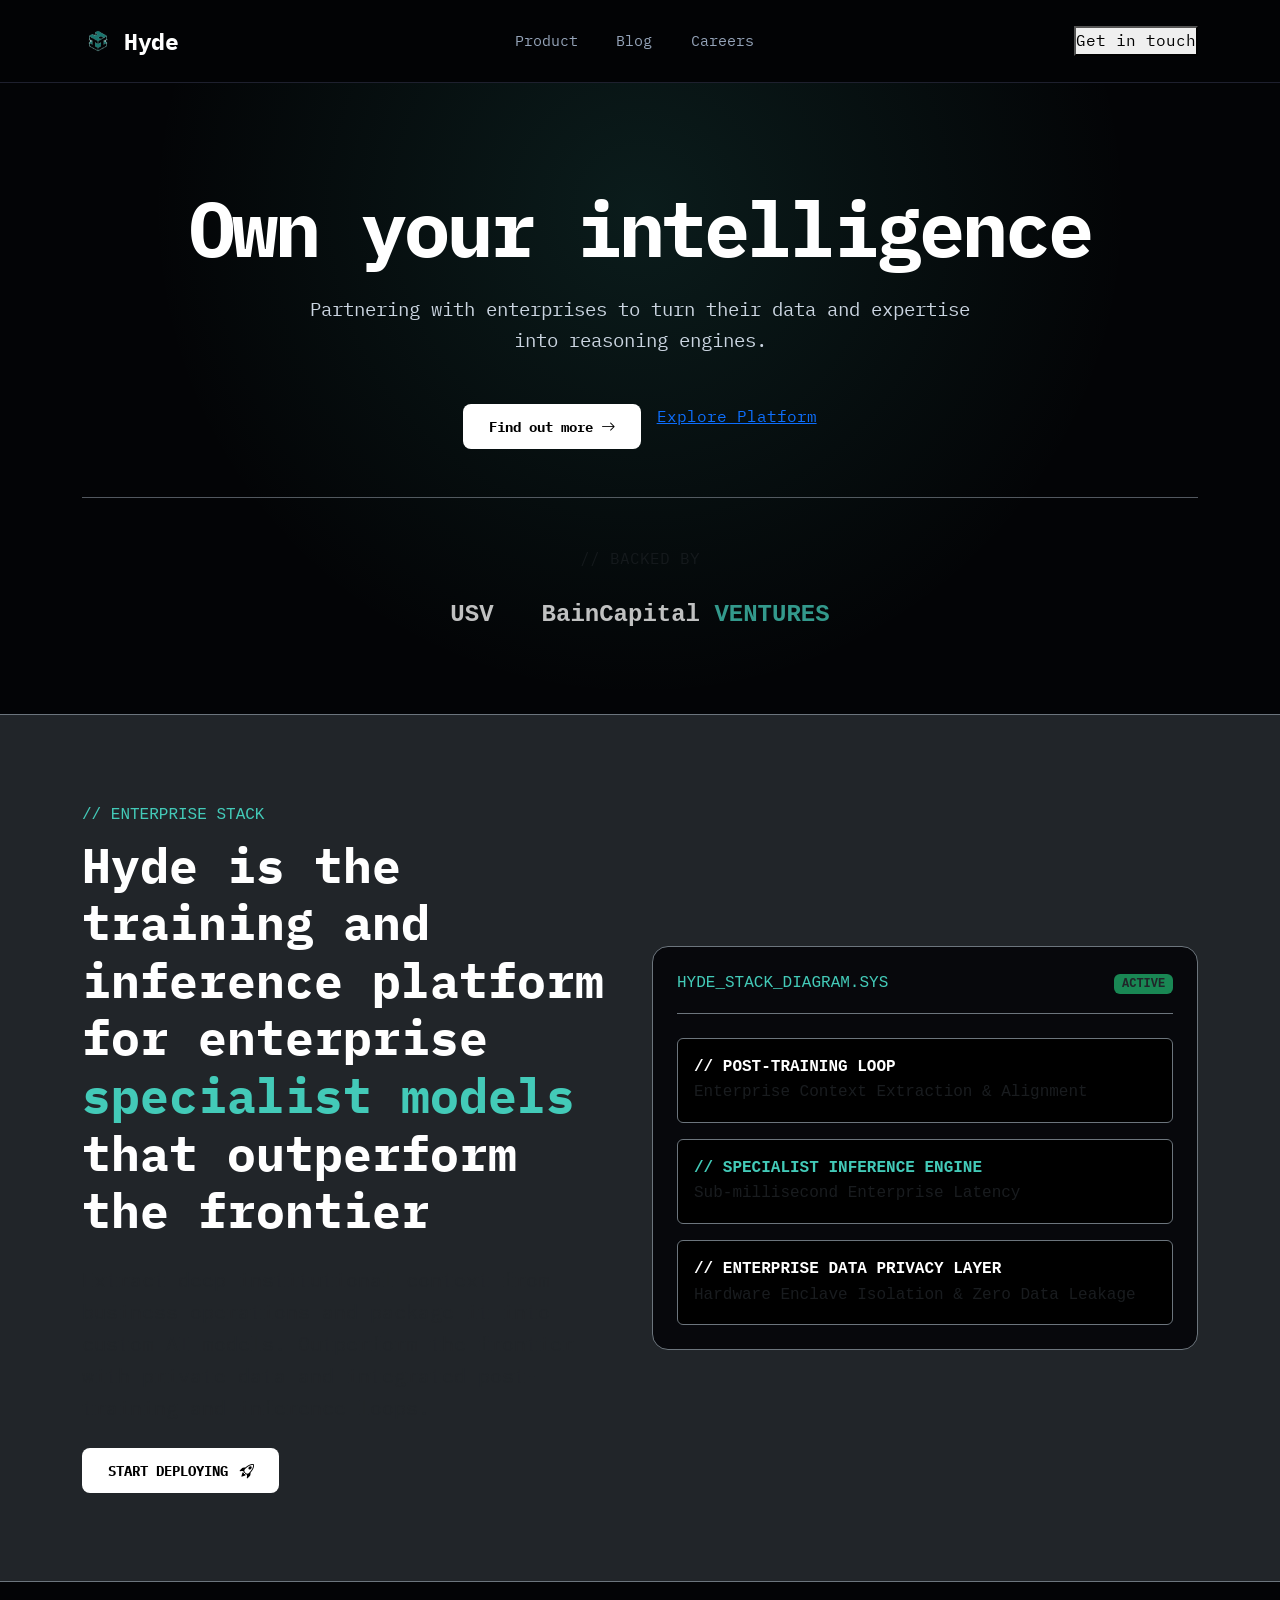
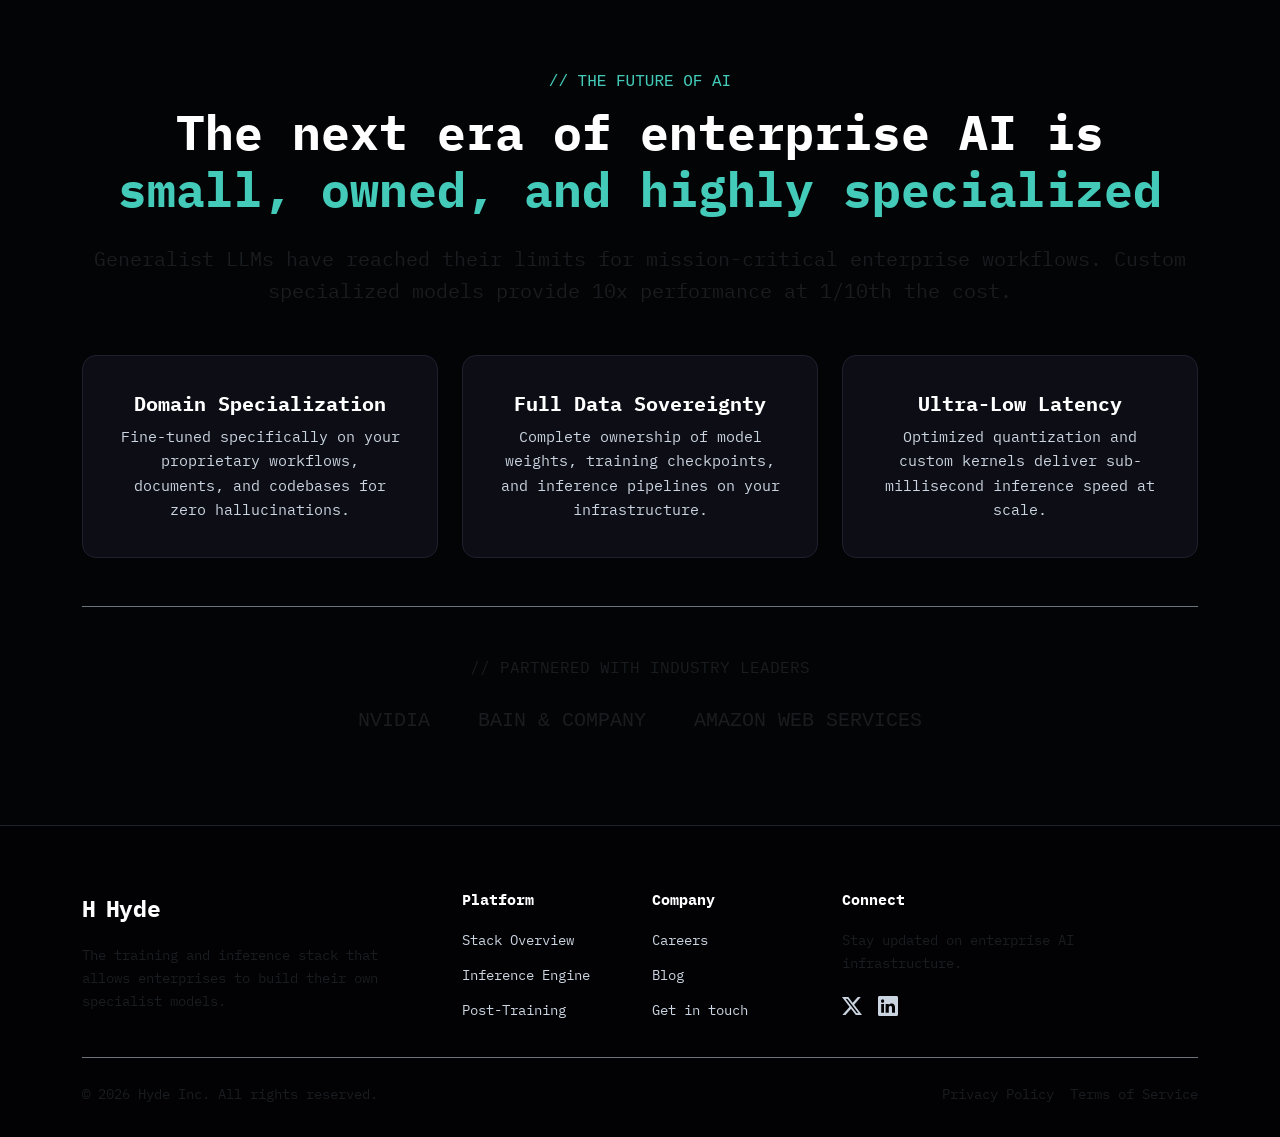
<file: index.html>
<!DOCTYPE html>
<html lang="en">

<head>
    <meta charset="UTF-8">
    <meta name="viewport" content="width=device-width, initial-scale=1.0">
    <meta name="virtual-protocol-site-verification" content="04b0c0fa2259ddcfc1955e43a9cce920" />
    <title>Hyde | Training &amp; Inference Platform for Enterprise Specialist Models</title>
    <meta name="description" content="Hyde is the training and inference stack that allows enterprises to build their own specialist models that outperform the frontier.">

    <!-- Favicon -->
    <link rel="icon" type="image/x-icon" href="favicon.ico">
    <link rel="shortcut icon" type="image/x-icon" href="favicon.ico">
    <link rel="icon" type="image/png" sizes="32x32" href="favicon.png">
    <link rel="apple-touch-icon" href="logo.png">

    <!-- Fonts & Icons -->
    <link rel="preconnect" href="https://fonts.googleapis.com">
    <link rel="preconnect" href="https://fonts.gstatic.com" crossorigin>
    <link href="https://fonts.googleapis.com/css2?family=IBM+Plex+Mono:wght@300;400;500;600;700&family=Plus+Jakarta+Sans:wght@400;500;600;700;800&display=swap" rel="stylesheet">
    <link href="https://cdn.jsdelivr.net/npm/bootstrap@5.3.0/dist/css/bootstrap.min.css" rel="stylesheet">
    <link rel="stylesheet" href="https://cdn.jsdelivr.net/npm/bootstrap-icons@1.11.3/font/bootstrap-icons.min.css">
    
    <!-- Custom CSS -->
    <link rel="stylesheet" href="styles.css">
</head>

<body>
    <!-- Navigation Bar -->
    <nav class="navbar navbar-expand-lg">
        <div class="container">
            <a class="navbar-brand" href="index.html">
                <img src="logo.png" alt="Hyde Logo" style="height: 32px; width: 32px; border-radius: 8px; object-fit: cover;">
                <span>Hyde</span>
            </a>
            <button class="navbar-toggler navbar-dark" type="button" data-bs-toggle="collapse" data-bs-target="#navbarMain">
                <span class="navbar-toggler-icon"></span>
            </button>
            <div class="collapse navbar-collapse" id="navbarMain">
                <ul class="navbar-nav mx-auto">
                    <li class="nav-item">
                        <a class="nav-link btn-scramble" href="product.html">Product</a>
                    </li>
                    <li class="nav-item">
                        <a class="nav-link btn-scramble" href="blog.html">Blog</a>
                    </li>
                    <li class="nav-item">
                        <a class="nav-link btn-scramble" href="careers.html">Careers</a>
                    </li>
                </ul>
                <div class="d-flex align-items-center gap-3">
                    <button class="btn-hyde btn-scramble" data-bs-toggle="modal" data-bs-target="#touchModal">
                        Get in touch
                    </button>
                </div>
            </div>
        </div>
    </nav>

    <!-- Hero Section -->
    <section class="hero-section text-center">
        <div class="container">
            <h1 class="hero-title mb-4">Own your intelligence</h1>
            <p class="hero-lead mb-5">
                Partnering with enterprises to turn their data and expertise into reasoning engines.
            </p>
            <div class="d-flex justify-content-center gap-3 mb-5">
                <button class="btn-hyde-primary btn-scramble" data-bs-toggle="modal" data-bs-target="#touchModal">
                    Find out more <i class="bi bi-arrow-right"></i>
                </button>
                <a href="#platform" class="btn-hyde btn-scramble">
                    Explore Platform
                </a>
            </div>

            <!-- Backed By Section -->
            <div class="pt-5 border-top border-secondary opacity-75">
                <div class="text-muted fs-6 mb-4">// BACKED BY</div>
                <div class="d-flex justify-content-center align-items-center gap-5 flex-wrap">
                    <div class="text-white fw-bold fs-4 font-monospace">USV</div>
                    <div class="text-white fw-bold fs-4 font-monospace">BainCapital <span class="text-teal" style="color: #43cab8;">VENTURES</span></div>
                </div>
            </div>
        </div>
    </section>

    <!-- Hyde Platform Stack Section -->
    <section class="section-padding border-top border-bottom border-secondary bg-dark" id="platform">
        <div class="container">
            <div class="row align-items-center gy-5">
                <div class="col-lg-6">
                    <span class="text-teal font-monospace fs-6 uppercase mb-2 d-block" style="color: #43cab8;">// ENTERPRISE STACK</span>
                    <h2 class="display-5 fw-bold text-white mb-4">
                        Hyde is the training and inference platform for enterprise <span style="color: #43cab8;">specialist models</span> that outperform the frontier
                    </h2>
                    <p class="text-muted fs-5 mb-4">
                        Extract deep institutional context from business operations and package it into custom AI models. Outperform the frontier with private data and integrated post-training and inference loops.
                    </p>
                    <button class="btn-hyde-primary btn-scramble" data-bs-toggle="modal" data-bs-target="#touchModal">
                        START DEPLOYING <i class="bi bi-rocket-takeoff ms-1"></i>
                    </button>
                </div>

                <div class="col-lg-6">
                    <!-- High-tech Diagram Visual -->
                    <div class="p-4 rounded-4 border border-secondary text-start font-monospace fs-6" style="background-color: #07080c;">
                        <div class="d-flex align-items-center justify-content-between pb-3 mb-4 border-bottom border-secondary">
                            <span class="text-teal" style="color: #43cab8;">HYDE_STACK_DIAGRAM.SYS</span>
                            <span class="badge bg-success text-dark">ACTIVE</span>
                        </div>

                        <div class="p-3 mb-3 rounded bg-black border border-secondary">
                            <div class="text-white fw-bold">// POST-TRAINING LOOP</div>
                            <div class="text-muted fs-6">Enterprise Context Extraction &amp; Alignment</div>
                        </div>

                        <div class="p-3 mb-3 rounded bg-black border border-secondary">
                            <div class="text-teal fw-bold" style="color: #43cab8;">// SPECIALIST INFERENCE ENGINE</div>
                            <div class="text-muted fs-6">Sub-millisecond Enterprise Latency</div>
                        </div>

                        <div class="p-3 rounded bg-black border border-secondary">
                            <div class="text-white fw-bold">// ENTERPRISE DATA PRIVACY LAYER</div>
                            <div class="text-muted fs-6">Hardware Enclave Isolation &amp; Zero Data Leakage</div>
                        </div>
                    </div>
                </div>
            </div>
        </div>
    </section>

    <!-- Next Era Section -->
    <section class="section-padding" id="product">
        <div class="container text-center">
            <span class="text-teal font-monospace fs-6 uppercase mb-2 d-block" style="color: #43cab8;">// THE FUTURE OF AI</span>
            <h2 class="display-5 fw-bold text-white mb-4 max-w-800 mx-auto">
                The next era of enterprise AI is <span style="color: #43cab8;">small, owned, and highly specialized</span>
            </h2>
            <p class="text-muted fs-5 max-w-600 mx-auto mb-5">
                Generalist LLMs have reached their limits for mission-critical enterprise workflows. Custom specialized models provide 10x performance at 1/10th the cost.
            </p>

            <div class="row g-4 mb-5">
                <div class="col-lg-4 col-md-6">
                    <div class="hyde-card">
                        <h3>Domain Specialization</h3>
                        <p>Fine-tuned specifically on your proprietary workflows, documents, and codebases for zero hallucinations.</p>
                    </div>
                </div>
                <div class="col-lg-4 col-md-6">
                    <div class="hyde-card">
                        <h3>Full Data Sovereignty</h3>
                        <p>Complete ownership of model weights, training checkpoints, and inference pipelines on your infrastructure.</p>
                    </div>
                </div>
                <div class="col-lg-4 col-md-6">
                    <div class="hyde-card">
                        <h3>Ultra-Low Latency</h3>
                        <p>Optimized quantization and custom kernels deliver sub-millisecond inference speed at scale.</p>
                    </div>
                </div>
            </div>

            <!-- Partner Logos -->
            <div class="pt-5 border-top border-secondary">
                <div class="text-muted fs-6 mb-4">// PARTNERED WITH INDUSTRY LEADERS</div>
                <div class="d-flex justify-content-center align-items-center gap-5 flex-wrap font-monospace text-muted fs-5">
                    <div>NVIDIA</div>
                    <div>BAIN &amp; COMPANY</div>
                    <div>AMAZON WEB SERVICES</div>
                </div>
            </div>
        </div>
    </section>

    <!-- Footer -->
    <footer>
        <div class="container">
            <div class="row g-4 mb-4">
                <div class="col-lg-4">
                    <a class="navbar-brand text-white mb-3" href="index.html">
                        <span class="logo-symbol">H</span>
                        <span>Hyde</span>
                    </a>
                    <p class="text-muted pe-lg-4">
                        The training and inference stack that allows enterprises to build their own specialist models.
                    </p>
                </div>
                <div class="col-6 col-lg-2">
                    <h5>Platform</h5>
                    <ul>
                        <li><a href="#platform">Stack Overview</a></li>
                        <li><a href="#product">Inference Engine</a></li>
                        <li><a href="#product">Post-Training</a></li>
                    </ul>
                </div>
                <div class="col-6 col-lg-2">
                    <h5>Company</h5>
                    <ul>
                        <li><a href="#careers">Careers</a></li>
                        <li><a href="#blog">Blog</a></li>
                        <li><a href="#" data-bs-toggle="modal" data-bs-target="#touchModal">Get in touch</a></li>
                    </ul>
                </div>
                <div class="col-lg-4">
                    <h5>Connect</h5>
                    <p class="text-muted">Stay updated on enterprise AI infrastructure.</p>
                    <div class="d-flex gap-3 fs-5">
                        <a href="https://x.com/Buildwith_Hyde" target="_blank" title="Twitter/X @Buildwith_Hyde"><i class="bi bi-twitter-x"></i></a>
                        <a href="https://linkedin.com" target="_blank" title="LinkedIn"><i class="bi bi-linkedin"></i></a>
                    </div>
                </div>
            </div>

            <div class="border-top border-secondary pt-4 d-flex flex-column flex-md-row justify-content-between align-items-center gap-3">
                <p class="mb-0 text-muted">&copy; 2026 Hyde Inc. All rights reserved.</p>
                <div class="d-flex gap-3">
                    <a href="#" class="text-muted">Privacy Policy</a>
                    <a href="#" class="text-muted">Terms of Service</a>
                </div>
            </div>
        </div>
    </footer>

    <!-- Get in Touch Modal Drawer -->
    <div class="modal fade" id="touchModal" tabindex="-1" aria-hidden="true">
        <div class="modal-dialog modal-dialog-centered">
            <div class="modal-content p-2">
                <div class="modal-header border-bottom border-secondary">
                    <h5 class="modal-title fw-bold text-white"><i class="bi bi-terminal text-teal me-2" style="color: #43cab8;"></i> Get in Touch with Hyde</h5>
                    <button type="button" class="btn-close btn-close-white" data-bs-dismiss="modal" aria-label="Close"></button>
                </div>
                <div class="modal-body p-4">
                    <form onsubmit="event.preventDefault(); alert('Inquiry received! The Hyde enterprise team will contact you shortly.'); bootstrap.Modal.getInstance(document.getElementById('touchModal')).hide();">
                        <div class="mb-3">
                            <label class="form-label text-muted fs-6">Full Name</label>
                            <input type="text" class="form-control" placeholder="Jane Doe" required>
                        </div>
                        <div class="mb-3">
                            <label class="form-label text-muted fs-6">Work Email</label>
                            <input type="email" class="form-control" placeholder="jane@enterprise.com" required>
                        </div>
                        <div class="mb-3">
                            <label class="form-label text-muted fs-6">Use Case / Focus Area</label>
                            <select class="form-select">
                                <option selected>Specialist Model Training</option>
                                <option>High-Throughput Inference</option>
                                <option>Private Data Post-Training</option>
                                <option>Enterprise AI Partnership</option>
                            </select>
                        </div>
                        <button type="submit" class="btn-hyde-primary w-100 py-3 mt-2 justify-content-center">
                            Submit Enterprise Request <i class="bi bi-send ms-1"></i>
                        </button>
                    </form>
                </div>
            </div>
        </div>
    </div>

    <!-- Bootstrap JS & Custom JS -->
    <script src="https://cdn.jsdelivr.net/npm/bootstrap@5.3.0/dist/js/bootstrap.bundle.min.js"></script>
    <script src="scripts.js"></script>
</body>
</html>
</file>
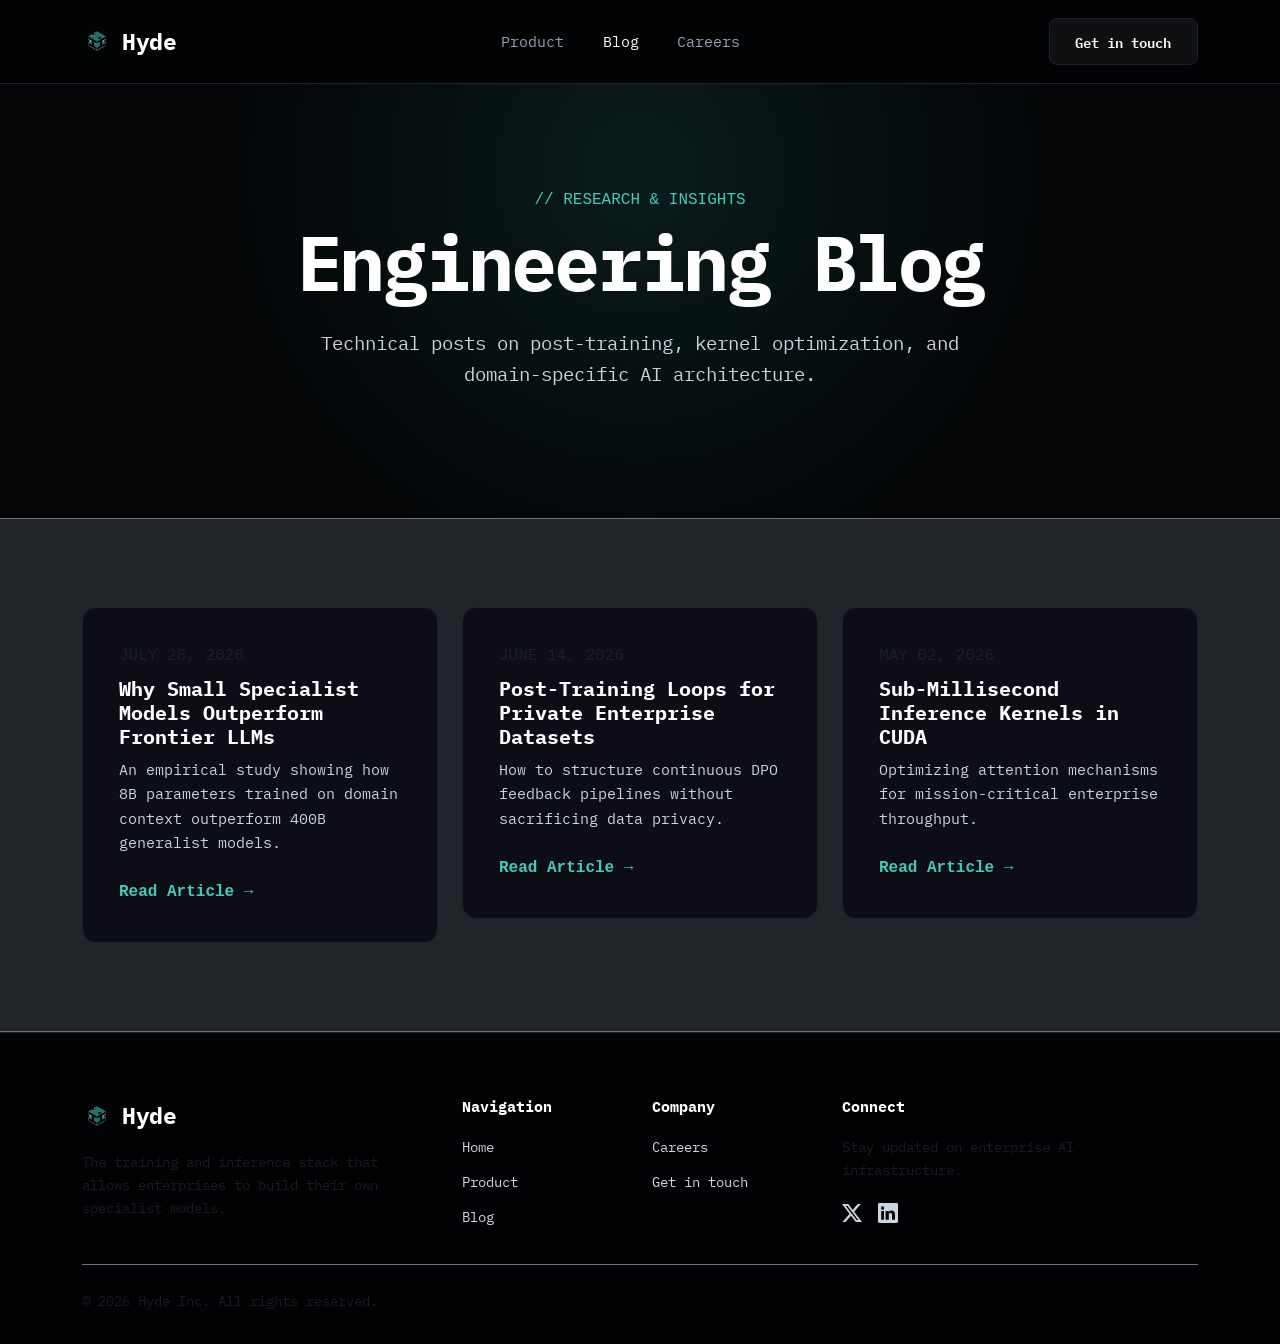
<file: blog.html>
<!DOCTYPE html>
<html lang="en">

<head>
    <meta charset="UTF-8">
    <meta name="viewport" content="width=device-width, initial-scale=1.0">
    <meta name="virtual-protocol-site-verification" content="3b9765197e129053ede9a868ba3fc017" />
    <title>Blog | Hyde Insights &amp; Research</title>
    <meta name="description" content="Read the latest research, engineering insights, and benchmarks on enterprise specialist models from Hyde.">

    <!-- Favicon -->
    <link rel="icon" type="image/x-icon" href="favicon.ico">
    <link rel="shortcut icon" type="image/x-icon" href="favicon.ico">
    <link rel="icon" type="image/png" sizes="32x32" href="favicon.png">
    <link rel="apple-touch-icon" href="logo.png">

    <!-- Fonts & Icons -->
    <link rel="preconnect" href="https://fonts.googleapis.com">
    <link rel="preconnect" href="https://fonts.gstatic.com" crossorigin>
    <link href="https://fonts.googleapis.com/css2?family=IBM+Plex+Mono:wght@300;400;500;600;700&family=Plus+Jakarta+Sans:wght@400;500;600;700;800&display=swap" rel="stylesheet">
    <link href="https://cdn.jsdelivr.net/npm/bootstrap@5.3.0/dist/css/bootstrap.min.css" rel="stylesheet">
    <link rel="stylesheet" href="https://cdn.jsdelivr.net/npm/bootstrap-icons@1.11.3/font/bootstrap-icons.min.css">
    
    <!-- Custom CSS -->
    <link rel="stylesheet" href="styles.css">
</head>

<body>
    <!-- Navigation Bar -->
    <nav class="navbar navbar-expand-lg">
        <div class="container">
            <a class="navbar-brand" href="index.html">
                <img src="logo.png" alt="Hyde Logo" class="logo-img">
                <span>Hyde</span>
            </a>
            <button class="navbar-toggler navbar-dark" type="button" data-bs-toggle="collapse" data-bs-target="#navbarMain">
                <span class="navbar-toggler-icon"></span>
            </button>
            <div class="collapse navbar-collapse" id="navbarMain">
                <ul class="navbar-nav mx-auto">
                    <li class="nav-item">
                        <a class="nav-link btn-scramble" href="product.html">Product</a>
                    </li>
                    <li class="nav-item">
                        <a class="nav-link active btn-scramble" href="blog.html">Blog</a>
                    </li>
                    <li class="nav-item">
                        <a class="nav-link btn-scramble" href="careers.html">Careers</a>
                    </li>
                </ul>
                <div class="d-flex align-items-center gap-3">
                    <button class="btn-hyde-dark btn-scramble" data-bs-toggle="modal" data-bs-target="#touchModal">
                        Get in touch
                    </button>
                </div>
            </div>
        </div>
    </nav>

    <!-- Header Section -->
    <section class="hero-section text-center">
        <div class="container">
            <span class="text-teal font-monospace fs-6 uppercase mb-2 d-block" style="color: #43cab8;">// RESEARCH &amp; INSIGHTS</span>
            <h1 class="hero-title mb-4">Engineering Blog</h1>
            <p class="hero-lead mb-5">
                Technical posts on post-training, kernel optimization, and domain-specific AI architecture.
            </p>
        </div>
    </section>

    <!-- Blog Posts Grid -->
    <section class="section-padding border-top border-bottom border-secondary bg-dark">
        <div class="container">
            <div class="row g-4">
                <div class="col-lg-4 col-md-6">
                    <div class="hyde-card">
                        <div class="text-muted font-monospace fs-6 mb-2">JULY 28, 2026</div>
                        <h3>Why Small Specialist Models Outperform Frontier LLMs</h3>
                        <p class="mb-4">An empirical study showing how 8B parameters trained on domain context outperform 400B generalist models.</p>
                        <a href="#" class="text-teal font-monospace fs-6 text-decoration-none fw-bold" style="color: #43cab8;">Read Article &rarr;</a>
                    </div>
                </div>

                <div class="col-lg-4 col-md-6">
                    <div class="hyde-card">
                        <div class="text-muted font-monospace fs-6 mb-2">JUNE 14, 2026</div>
                        <h3>Post-Training Loops for Private Enterprise Datasets</h3>
                        <p class="mb-4">How to structure continuous DPO feedback pipelines without sacrificing data privacy.</p>
                        <a href="#" class="text-teal font-monospace fs-6 text-decoration-none fw-bold" style="color: #43cab8;">Read Article &rarr;</a>
                    </div>
                </div>

                <div class="col-lg-4 col-md-6">
                    <div class="hyde-card">
                        <div class="text-muted font-monospace fs-6 mb-2">MAY 02, 2026</div>
                        <h3>Sub-Millisecond Inference Kernels in CUDA</h3>
                        <p class="mb-4">Optimizing attention mechanisms for mission-critical enterprise throughput.</p>
                        <a href="#" class="text-teal font-monospace fs-6 text-decoration-none fw-bold" style="color: #43cab8;">Read Article &rarr;</a>
                    </div>
                </div>
            </div>
        </div>
    </section>

    <!-- Footer -->
    <footer>
        <div class="container">
            <div class="row g-4 mb-4">
                <div class="col-lg-4">
                    <a class="navbar-brand text-white mb-3" href="index.html">
                        <img src="logo.png" alt="Hyde Logo" class="logo-img">
                        <span>Hyde</span>
                    </a>
                    <p class="text-muted pe-lg-4">
                        The training and inference stack that allows enterprises to build their own specialist models.
                    </p>
                </div>
                <div class="col-6 col-lg-2">
                    <h5>Navigation</h5>
                    <ul>
                        <li><a href="index.html">Home</a></li>
                        <li><a href="product.html">Product</a></li>
                        <li><a href="blog.html">Blog</a></li>
                    </ul>
                </div>
                <div class="col-6 col-lg-2">
                    <h5>Company</h5>
                    <ul>
                        <li><a href="careers.html">Careers</a></li>
                        <li><a href="#" data-bs-toggle="modal" data-bs-target="#touchModal">Get in touch</a></li>
                    </ul>
                </div>
                <div class="col-lg-4">
                    <h5>Connect</h5>
                    <p class="text-muted">Stay updated on enterprise AI infrastructure.</p>
                    <div class="d-flex gap-3 fs-5">
                        <a href="https://x.com/Buildwith_Hyde" target="_blank" title="Twitter/X @Buildwith_Hyde"><i class="bi bi-twitter-x"></i></a>
                        <a href="https://linkedin.com" target="_blank" title="LinkedIn"><i class="bi bi-linkedin"></i></a>
                    </div>
                </div>
            </div>

            <div class="border-top border-secondary pt-4 d-flex flex-column flex-md-row justify-content-between align-items-center gap-3">
                <p class="mb-0 text-muted">&copy; 2026 Hyde Inc. All rights reserved.</p>
            </div>
        </div>
    </footer>

    <!-- Get in Touch Modal Drawer -->
    <div class="modal fade" id="touchModal" tabindex="-1" aria-hidden="true">
        <div class="modal-dialog modal-dialog-centered">
            <div class="modal-content p-2">
                <div class="modal-header border-bottom border-secondary">
                    <h5 class="modal-title fw-bold text-white"><i class="bi bi-terminal text-teal me-2" style="color: #43cab8;"></i> Get in Touch with Hyde</h5>
                    <button type="button" class="btn-close btn-close-white" data-bs-dismiss="modal" aria-label="Close"></button>
                </div>
                <div class="modal-body p-4">
                    <form onsubmit="event.preventDefault(); alert('Inquiry received! The Hyde enterprise team will contact you shortly.'); bootstrap.Modal.getInstance(document.getElementById('touchModal')).hide();">
                        <div class="mb-3">
                            <label class="form-label text-muted fs-6">Full Name</label>
                            <input type="text" class="form-control" placeholder="Jane Doe" required>
                        </div>
                        <div class="mb-3">
                            <label class="form-label text-muted fs-6">Work Email</label>
                            <input type="email" class="form-control" placeholder="jane@enterprise.com" required>
                        </div>
                        <button type="submit" class="btn-hyde-primary w-100 py-3 mt-2 justify-content-center">
                            Submit Enterprise Request <i class="bi bi-send ms-1"></i>
                        </button>
                    </form>
                </div>
            </div>
        </div>
    </div>

    <!-- Scripts -->
    <script src="https://cdn.jsdelivr.net/npm/bootstrap@5.3.0/dist/js/bootstrap.bundle.min.js"></script>
    <script src="scripts.js"></script>
</body>
</html>
</file>
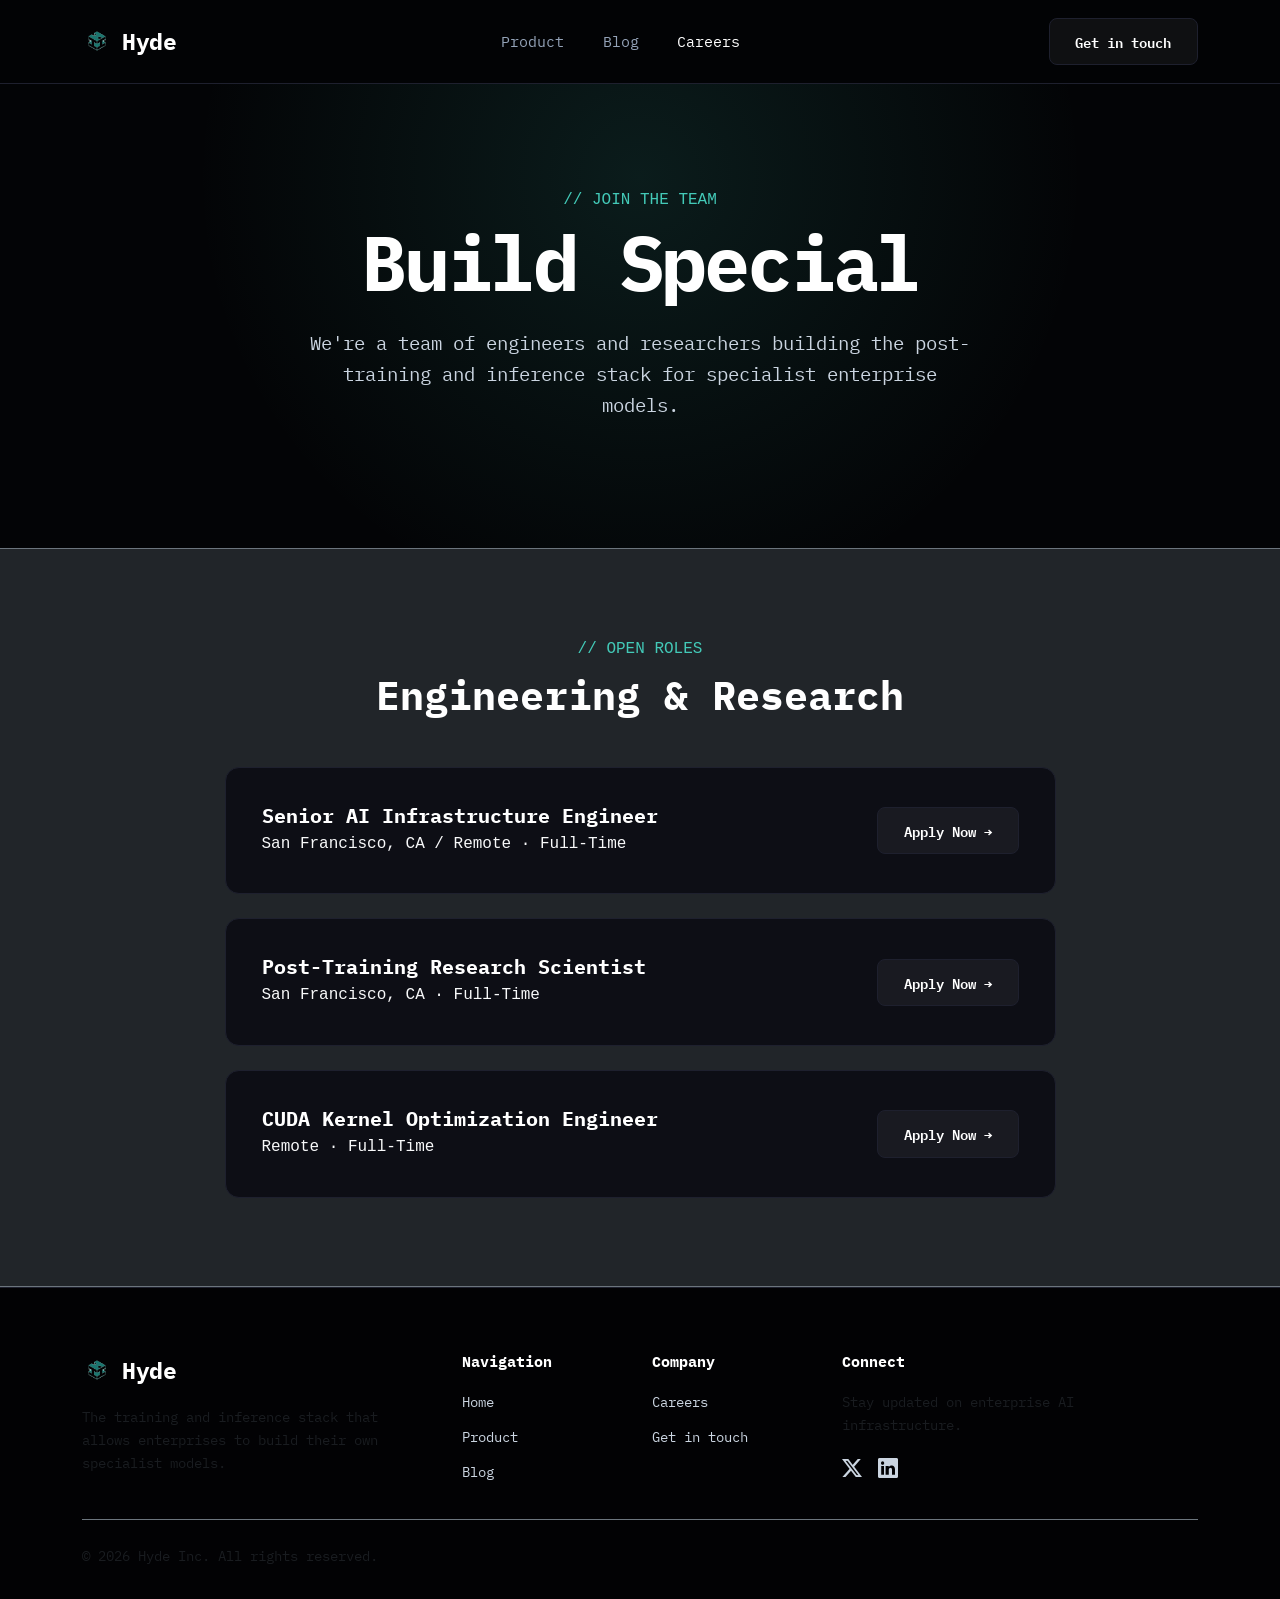
<file: careers.html>
<!DOCTYPE html>
<html lang="en">

<head>
    <meta charset="UTF-8">
    <meta name="viewport" content="width=device-width, initial-scale=1.0">
    <meta name="virtual-protocol-site-verification" content="3b9765197e129053ede9a868ba3fc017" />
    <title>Careers | Join Hyde Enterprise AI</title>
    <meta name="description" content="Join Hyde in building the next generation of training and inference infrastructure for specialist AI models.">

    <!-- Favicon -->
    <link rel="icon" type="image/x-icon" href="favicon.ico">
    <link rel="shortcut icon" type="image/x-icon" href="favicon.ico">
    <link rel="icon" type="image/png" sizes="32x32" href="favicon.png">
    <link rel="apple-touch-icon" href="logo.png">

    <!-- Fonts & Icons -->
    <link rel="preconnect" href="https://fonts.googleapis.com">
    <link rel="preconnect" href="https://fonts.gstatic.com" crossorigin>
    <link href="https://fonts.googleapis.com/css2?family=IBM+Plex+Mono:wght@300;400;500;600;700&family=Plus+Jakarta+Sans:wght@400;500;600;700;800&display=swap" rel="stylesheet">
    <link href="https://cdn.jsdelivr.net/npm/bootstrap@5.3.0/dist/css/bootstrap.min.css" rel="stylesheet">
    <link rel="stylesheet" href="https://cdn.jsdelivr.net/npm/bootstrap-icons@1.11.3/font/bootstrap-icons.min.css">
    
    <!-- Custom CSS -->
    <link rel="stylesheet" href="styles.css">
</head>

<body>
    <!-- Navigation Bar -->
    <nav class="navbar navbar-expand-lg">
        <div class="container">
            <a class="navbar-brand" href="index.html">
                <img src="logo.png" alt="Hyde Logo" class="logo-img">
                <span>Hyde</span>
            </a>
            <button class="navbar-toggler navbar-dark" type="button" data-bs-toggle="collapse" data-bs-target="#navbarMain">
                <span class="navbar-toggler-icon"></span>
            </button>
            <div class="collapse navbar-collapse" id="navbarMain">
                <ul class="navbar-nav mx-auto">
                    <li class="nav-item">
                        <a class="nav-link btn-scramble" href="product.html">Product</a>
                    </li>
                    <li class="nav-item">
                        <a class="nav-link btn-scramble" href="blog.html">Blog</a>
                    </li>
                    <li class="nav-item">
                        <a class="nav-link active btn-scramble" href="careers.html">Careers</a>
                    </li>
                </ul>
                <div class="d-flex align-items-center gap-3">
                    <button class="btn-hyde-dark btn-scramble" data-bs-toggle="modal" data-bs-target="#touchModal">
                        Get in touch
                    </button>
                </div>
            </div>
        </div>
    </nav>

    <!-- Header Section -->
    <section class="hero-section text-center">
        <div class="container">
            <span class="text-teal font-monospace fs-6 uppercase mb-2 d-block" style="color: #43cab8;">// JOIN THE TEAM</span>
            <h1 class="hero-title mb-4">Build Special</h1>
            <p class="hero-lead mb-5">
                We're a team of engineers and researchers building the post-training and inference stack for specialist enterprise models.
            </p>
        </div>
    </section>

    <!-- Open Positions -->
    <section class="section-padding border-top border-bottom border-secondary bg-dark">
        <div class="container">
            <div class="text-center mb-5">
                <span class="text-teal font-monospace fs-6 uppercase mb-2 d-block" style="color: #43cab8;">// OPEN ROLES</span>
                <h2 class="display-6 fw-bold text-white">Engineering &amp; Research</h2>
            </div>

            <div class="row g-4 justify-content-center">
                <div class="col-lg-9">
                    <div class="hyde-card mb-4 d-flex justify-content-between align-items-center flex-wrap gap-3">
                        <div>
                            <h3 class="mb-1 text-white fw-bold">Senior AI Infrastructure Engineer</h3>
                            <div class="text-light font-monospace fs-6">San Francisco, CA / Remote &middot; Full-Time</div>
                        </div>
                        <a href="#" class="btn-hyde-dark btn-scramble" onclick="alert('Application portal opening soon!');">Apply Now &rarr;</a>
                    </div>

                    <div class="hyde-card mb-4 d-flex justify-content-between align-items-center flex-wrap gap-3">
                        <div>
                            <h3 class="mb-1 text-white fw-bold">Post-Training Research Scientist</h3>
                            <div class="text-light font-monospace fs-6">San Francisco, CA &middot; Full-Time</div>
                        </div>
                        <a href="#" class="btn-hyde-dark btn-scramble" onclick="alert('Application portal opening soon!');">Apply Now &rarr;</a>
                    </div>

                    <div class="hyde-card d-flex justify-content-between align-items-center flex-wrap gap-3">
                        <div>
                            <h3 class="mb-1 text-white fw-bold">CUDA Kernel Optimization Engineer</h3>
                            <div class="text-light font-monospace fs-6">Remote &middot; Full-Time</div>
                        </div>
                        <a href="#" class="btn-hyde-dark btn-scramble" onclick="alert('Application portal opening soon!');">Apply Now &rarr;</a>
                    </div>
                </div>
            </div>
        </div>
    </section>

    <!-- Footer -->
    <footer>
        <div class="container">
            <div class="row g-4 mb-4">
                <div class="col-lg-4">
                    <a class="navbar-brand text-white mb-3" href="index.html">
                        <img src="logo.png" alt="Hyde Logo" class="logo-img">
                        <span>Hyde</span>
                    </a>
                    <p class="text-muted pe-lg-4">
                        The training and inference stack that allows enterprises to build their own specialist models.
                    </p>
                </div>
                <div class="col-6 col-lg-2">
                    <h5>Navigation</h5>
                    <ul>
                        <li><a href="index.html">Home</a></li>
                        <li><a href="product.html">Product</a></li>
                        <li><a href="blog.html">Blog</a></li>
                    </ul>
                </div>
                <div class="col-6 col-lg-2">
                    <h5>Company</h5>
                    <ul>
                        <li><a href="careers.html">Careers</a></li>
                        <li><a href="#" data-bs-toggle="modal" data-bs-target="#touchModal">Get in touch</a></li>
                    </ul>
                </div>
                <div class="col-lg-4">
                    <h5>Connect</h5>
                    <p class="text-muted">Stay updated on enterprise AI infrastructure.</p>
                    <div class="d-flex gap-3 fs-5">
                        <a href="https://x.com/Buildwith_Hyde" target="_blank" title="Twitter/X @Buildwith_Hyde"><i class="bi bi-twitter-x"></i></a>
                        <a href="https://linkedin.com" target="_blank" title="LinkedIn"><i class="bi bi-linkedin"></i></a>
                    </div>
                </div>
            </div>

            <div class="border-top border-secondary pt-4 d-flex flex-column flex-md-row justify-content-between align-items-center gap-3">
                <p class="mb-0 text-muted">&copy; 2026 Hyde Inc. All rights reserved.</p>
            </div>
        </div>
    </footer>

    <!-- Get in Touch Modal Drawer -->
    <div class="modal fade" id="touchModal" tabindex="-1" aria-hidden="true">
        <div class="modal-dialog modal-dialog-centered">
            <div class="modal-content p-2">
                <div class="modal-header border-bottom border-secondary">
                    <h5 class="modal-title fw-bold text-white"><i class="bi bi-terminal text-teal me-2" style="color: #43cab8;"></i> Get in Touch with Hyde</h5>
                    <button type="button" class="btn-close btn-close-white" data-bs-dismiss="modal" aria-label="Close"></button>
                </div>
                <div class="modal-body p-4">
                    <form onsubmit="event.preventDefault(); alert('Inquiry received! The Hyde enterprise team will contact you shortly.'); bootstrap.Modal.getInstance(document.getElementById('touchModal')).hide();">
                        <div class="mb-3">
                            <label class="form-label text-muted fs-6">Full Name</label>
                            <input type="text" class="form-control" placeholder="Jane Doe" required>
                        </div>
                        <div class="mb-3">
                            <label class="form-label text-muted fs-6">Work Email</label>
                            <input type="email" class="form-control" placeholder="jane@enterprise.com" required>
                        </div>
                        <button type="submit" class="btn-hyde-primary w-100 py-3 mt-2 justify-content-center">
                            Submit Enterprise Request <i class="bi bi-send ms-1"></i>
                        </button>
                    </form>
                </div>
            </div>
        </div>
    </section>

    <!-- Scripts -->
    <script src="https://cdn.jsdelivr.net/npm/bootstrap@5.3.0/dist/js/bootstrap.bundle.min.js"></script>
    <script src="scripts.js"></script>
</body>
</html>
</file>
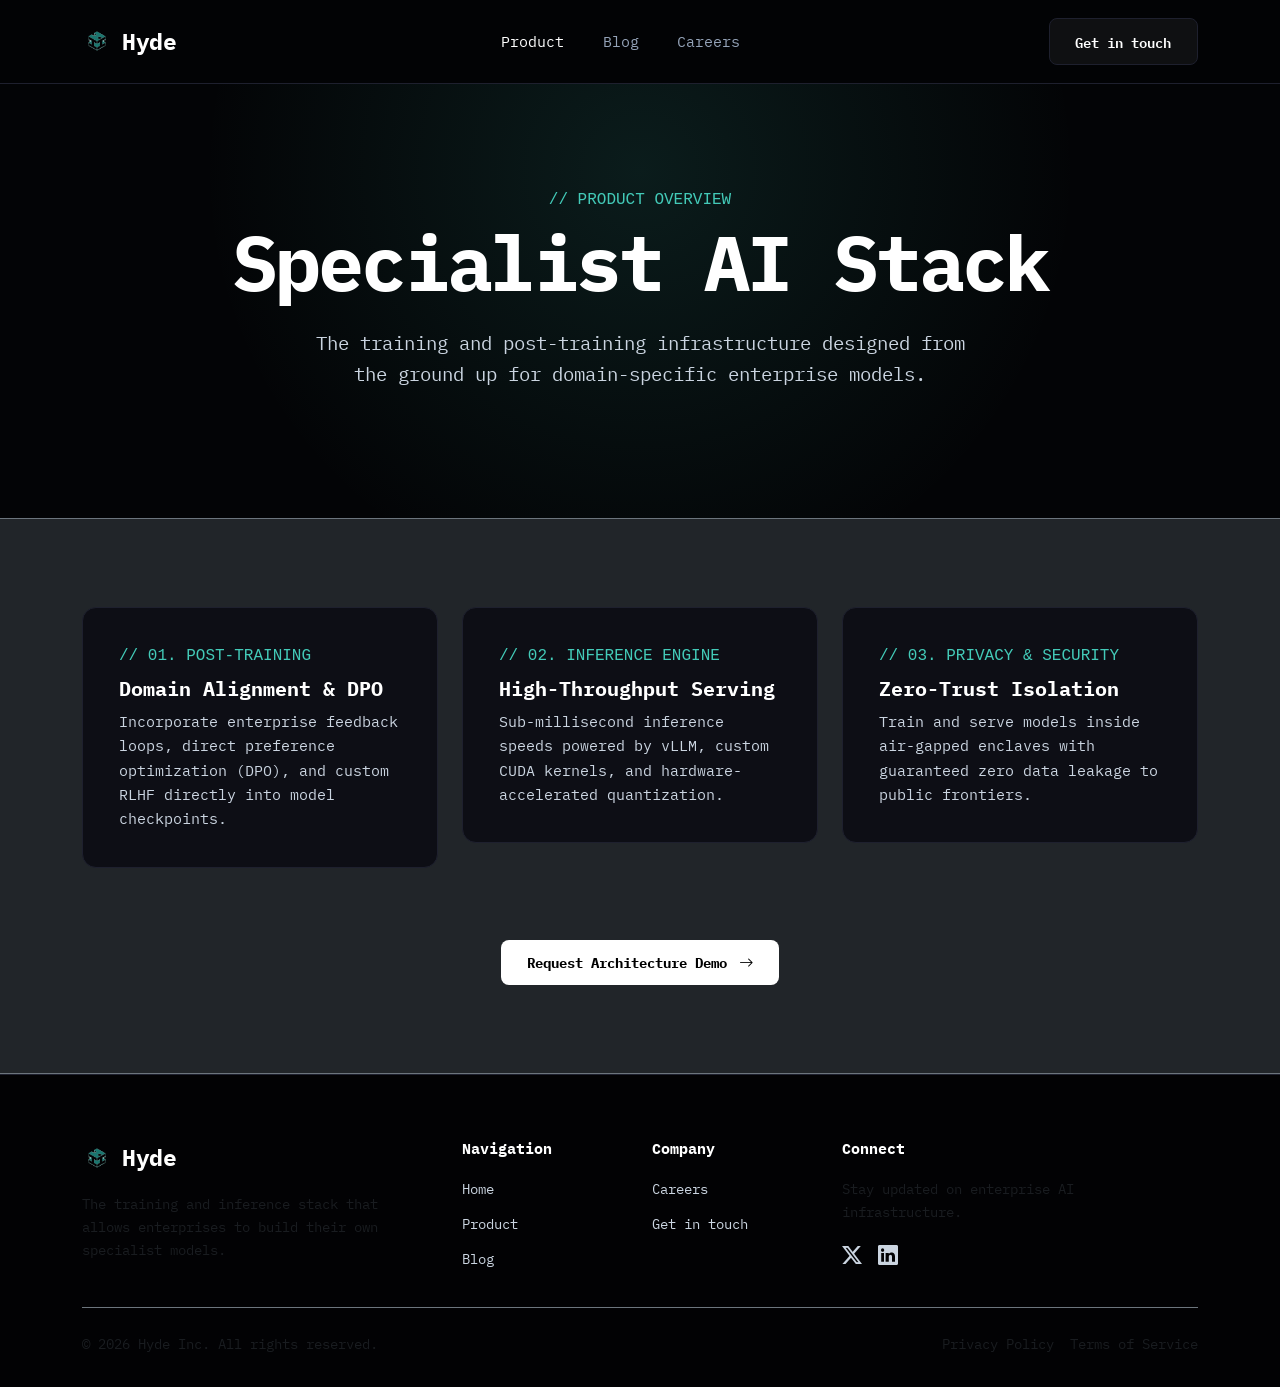
<file: product.html>
<!DOCTYPE html>
<html lang="en">

<head>
    <meta charset="UTF-8">
    <meta name="viewport" content="width=device-width, initial-scale=1.0">
    <meta name="virtual-protocol-site-verification" content="3b9765197e129053ede9a868ba3fc017" />
    <title>Product | Hyde Enterprise Specialist AI Platform</title>
    <meta name="description" content="Hyde is the training and inference platform that allows enterprises to build custom specialist models that outperform the frontier.">

    <!-- Favicon -->
    <link rel="icon" type="image/x-icon" href="favicon.ico">
    <link rel="shortcut icon" type="image/x-icon" href="favicon.ico">
    <link rel="icon" type="image/png" sizes="32x32" href="favicon.png">
    <link rel="apple-touch-icon" href="logo.png">

    <!-- Fonts & Icons -->
    <link rel="preconnect" href="https://fonts.googleapis.com">
    <link rel="preconnect" href="https://fonts.gstatic.com" crossorigin>
    <link href="https://fonts.googleapis.com/css2?family=IBM+Plex+Mono:wght@300;400;500;600;700&family=Plus+Jakarta+Sans:wght@400;500;600;700;800&display=swap" rel="stylesheet">
    <link href="https://cdn.jsdelivr.net/npm/bootstrap@5.3.0/dist/css/bootstrap.min.css" rel="stylesheet">
    <link rel="stylesheet" href="https://cdn.jsdelivr.net/npm/bootstrap-icons@1.11.3/font/bootstrap-icons.min.css">
    
    <!-- Custom CSS -->
    <link rel="stylesheet" href="styles.css">
</head>

<body>
    <!-- Navigation Bar -->
    <nav class="navbar navbar-expand-lg">
        <div class="container">
            <a class="navbar-brand" href="index.html">
                <img src="logo.png" alt="Hyde Logo" class="logo-img">
                <span>Hyde</span>
            </a>
            <button class="navbar-toggler navbar-dark" type="button" data-bs-toggle="collapse" data-bs-target="#navbarMain">
                <span class="navbar-toggler-icon"></span>
            </button>
            <div class="collapse navbar-collapse" id="navbarMain">
                <ul class="navbar-nav mx-auto">
                    <li class="nav-item">
                        <a class="nav-link active btn-scramble" href="product.html">Product</a>
                    </li>
                    <li class="nav-item">
                        <a class="nav-link btn-scramble" href="blog.html">Blog</a>
                    </li>
                    <li class="nav-item">
                        <a class="nav-link btn-scramble" href="careers.html">Careers</a>
                    </li>
                </ul>
                <div class="d-flex align-items-center gap-3">
                    <button class="btn-hyde-dark btn-scramble" data-bs-toggle="modal" data-bs-target="#touchModal">
                        Get in touch
                    </button>
                </div>
            </div>
        </div>
    </nav>

    <!-- Header Section -->
    <section class="hero-section text-center">
        <div class="container">
            <span class="text-teal font-monospace fs-6 uppercase mb-2 d-block" style="color: #43cab8;">// PRODUCT OVERVIEW</span>
            <h1 class="hero-title mb-4">Specialist AI Stack</h1>
            <p class="hero-lead mb-5">
                The training and post-training infrastructure designed from the ground up for domain-specific enterprise models.
            </p>
        </div>
    </section>

    <!-- Product Features -->
    <section class="section-padding border-top border-bottom border-secondary bg-dark">
        <div class="container">
            <div class="row g-4 mb-5">
                <div class="col-lg-4 col-md-6">
                    <div class="hyde-card">
                        <div class="text-teal font-monospace fs-6 mb-2" style="color: #43cab8;">// 01. POST-TRAINING</div>
                        <h3>Domain Alignment &amp; DPO</h3>
                        <p>Incorporate enterprise feedback loops, direct preference optimization (DPO), and custom RLHF directly into model checkpoints.</p>
                    </div>
                </div>

                <div class="col-lg-4 col-md-6">
                    <div class="hyde-card">
                        <div class="text-teal font-monospace fs-6 mb-2" style="color: #43cab8;">// 02. INFERENCE ENGINE</div>
                        <h3>High-Throughput Serving</h3>
                        <p>Sub-millisecond inference speeds powered by vLLM, custom CUDA kernels, and hardware-accelerated quantization.</p>
                    </div>
                </div>

                <div class="col-lg-4 col-md-6">
                    <div class="hyde-card">
                        <div class="text-teal font-monospace fs-6 mb-2" style="color: #43cab8;">// 03. PRIVACY &amp; SECURITY</div>
                        <h3>Zero-Trust Isolation</h3>
                        <p>Train and serve models inside air-gapped enclaves with guaranteed zero data leakage to public frontiers.</p>
                    </div>
                </div>
            </div>

            <div class="text-center pt-4">
                <button class="btn-hyde-primary btn-scramble" data-bs-toggle="modal" data-bs-target="#touchModal">
                    Request Architecture Demo <i class="bi bi-arrow-right ms-1"></i>
                </button>
            </div>
        </div>
    </section>

    <!-- Footer -->
    <footer>
        <div class="container">
            <div class="row g-4 mb-4">
                <div class="col-lg-4">
                    <a class="navbar-brand text-white mb-3" href="index.html">
                        <img src="logo.png" alt="Hyde Logo" class="logo-img">
                        <span>Hyde</span>
                    </a>
                    <p class="text-muted pe-lg-4">
                        The training and inference stack that allows enterprises to build their own specialist models.
                    </p>
                </div>
                <div class="col-6 col-lg-2">
                    <h5>Navigation</h5>
                    <ul>
                        <li><a href="index.html">Home</a></li>
                        <li><a href="product.html">Product</a></li>
                        <li><a href="blog.html">Blog</a></li>
                    </ul>
                </div>
                <div class="col-6 col-lg-2">
                    <h5>Company</h5>
                    <ul>
                        <li><a href="careers.html">Careers</a></li>
                        <li><a href="#" data-bs-toggle="modal" data-bs-target="#touchModal">Get in touch</a></li>
                    </ul>
                </div>
                <div class="col-lg-4">
                    <h5>Connect</h5>
                    <p class="text-muted">Stay updated on enterprise AI infrastructure.</p>
                    <div class="d-flex gap-3 fs-5">
                        <a href="https://x.com/Buildwith_Hyde" target="_blank" title="Twitter/X @Buildwith_Hyde"><i class="bi bi-twitter-x"></i></a>
                        <a href="https://linkedin.com" target="_blank" title="LinkedIn"><i class="bi bi-linkedin"></i></a>
                    </div>
                </div>
            </div>

            <div class="border-top border-secondary pt-4 d-flex flex-column flex-md-row justify-content-between align-items-center gap-3">
                <p class="mb-0 text-muted">&copy; 2026 Hyde Inc. All rights reserved.</p>
                <div class="d-flex gap-3">
                    <a href="#" class="text-muted">Privacy Policy</a>
                    <a href="#" class="text-muted">Terms of Service</a>
                </div>
            </div>
        </div>
    </footer>

    <!-- Get in Touch Modal Drawer -->
    <div class="modal fade" id="touchModal" tabindex="-1" aria-hidden="true">
        <div class="modal-dialog modal-dialog-centered">
            <div class="modal-content p-2">
                <div class="modal-header border-bottom border-secondary">
                    <h5 class="modal-title fw-bold text-white"><i class="bi bi-terminal text-teal me-2" style="color: #43cab8;"></i> Get in Touch with Hyde</h5>
                    <button type="button" class="btn-close btn-close-white" data-bs-dismiss="modal" aria-label="Close"></button>
                </div>
                <div class="modal-body p-4">
                    <form onsubmit="event.preventDefault(); alert('Inquiry received! The Hyde enterprise team will contact you shortly.'); bootstrap.Modal.getInstance(document.getElementById('touchModal')).hide();">
                        <div class="mb-3">
                            <label class="form-label text-muted fs-6">Full Name</label>
                            <input type="text" class="form-control" placeholder="Jane Doe" required>
                        </div>
                        <div class="mb-3">
                            <label class="form-label text-muted fs-6">Work Email</label>
                            <input type="email" class="form-control" placeholder="jane@enterprise.com" required>
                        </div>
                        <button type="submit" class="btn-hyde-primary w-100 py-3 mt-2 justify-content-center">
                            Submit Enterprise Request <i class="bi bi-send ms-1"></i>
                        </button>
                    </form>
                </div>
            </div>
        </div>
    </div>

    <!-- Scripts -->
    <script src="https://cdn.jsdelivr.net/npm/bootstrap@5.3.0/dist/js/bootstrap.bundle.min.js"></script>
    <script src="scripts.js"></script>
</body>
</html>
</file>
<file: styles.css>
/*
 * Hyde (hyde.ai) — Sleek High-Contrast Enterprise AI Design System
 */

:root {
    --bg-black: #030406;
    --bg-dark: #07080c;
    --bg-card: #0d0e15;
    --bg-card-hover: #121420;
    --border-color: #1e202e;
    --border-glow: rgba(67, 202, 184, 0.35);

    --accent-mint: #43cab8;
    --accent-teal-glow: rgba(67, 202, 184, 0.25);

    --text-white: #ffffff;
    --text-light: #cbd5e1;
    --text-muted: #94a3b8;
    --text-sub: #64748b;

    --radius-sm: 8px;
    --radius-md: 14px;
    --radius-pill: 100px;

    --font-mono: 'IBM Plex Mono', monospace;
    --font-sans: 'Plus Jakarta Sans', -apple-system, BlinkMacSystemFont, sans-serif;

    --transition: all 0.25s cubic-bezier(0.16, 1, 0.3, 1);
}

*, *::before, *::after {
    box-sizing: border-box;
    margin: 0;
    padding: 0;
}

body {
    background-color: var(--bg-black);
    color: var(--text-white);
    font-family: var(--font-mono);
    line-height: 1.6;
    overflow-x: hidden;
    -webkit-font-smoothing: antialiased;
}

/* Custom Scrollbar */
::-webkit-scrollbar {
    width: 6px;
}
::-webkit-scrollbar-track {
    background: var(--bg-black);
}
::-webkit-scrollbar-thumb {
    background: #1e202e;
    border-radius: 3px;
}
::-webkit-scrollbar-thumb:hover {
    background: var(--accent-mint);
}

/* Navbar */
.navbar {
    background-color: rgba(3, 4, 6, 0.9);
    backdrop-filter: blur(20px);
    -webkit-backdrop-filter: blur(20px);
    border-bottom: 1px solid var(--border-color);
    padding: 1.1rem 0;
    position: sticky;
    top: 0;
    z-index: 1000;
}

.navbar-brand {
    font-family: var(--font-mono);
    font-weight: 700;
    font-size: 1.45rem;
    color: #ffffff !important;
    letter-spacing: -0.02em;
    display: flex;
    align-items: center;
    gap: 0.65rem;
    text-decoration: none;
}

.navbar-brand img.logo-img {
    height: 30px;
    width: 30px;
    object-fit: contain;
}

.nav-link {
    font-family: var(--font-mono);
    font-size: 0.92rem;
    color: var(--text-muted) !important;
    padding: 0.5rem 1.2rem !important;
    transition: var(--transition);
    text-decoration: none;
}

.nav-link:hover, .nav-link.active {
    color: #ffffff !important;
}

/* Buttons */
.btn-hyde-primary {
    background: #ffffff;
    color: #000000 !important;
    font-family: var(--font-mono);
    font-weight: 700;
    font-size: 0.9rem;
    padding: 0.7rem 1.6rem;
    border-radius: var(--radius-sm);
    border: none;
    transition: var(--transition);
    text-decoration: none;
    display: inline-flex;
    align-items: center;
    gap: 0.5rem;
    cursor: pointer;
}

.btn-hyde-primary:hover {
    background: #e2e8f0;
    transform: translateY(-2px);
    box-shadow: 0 4px 20px rgba(255, 255, 255, 0.3);
}

.btn-hyde-dark {
    background: rgba(255, 255, 255, 0.05);
    border: 1px solid var(--border-color);
    color: #ffffff !important;
    font-family: var(--font-mono);
    font-weight: 600;
    font-size: 0.9rem;
    padding: 0.7rem 1.6rem;
    border-radius: var(--radius-sm);
    transition: var(--transition);
    text-decoration: none;
    display: inline-flex;
    align-items: center;
    gap: 0.5rem;
    cursor: pointer;
}

.btn-hyde-dark:hover {
    background: rgba(255, 255, 255, 0.1);
    border-color: var(--accent-mint);
    color: #ffffff !important;
}

/* Hero Section */
.hero-section {
    padding: 6.5rem 0 5rem;
    position: relative;
    background: radial-gradient(circle at 50% 20%, rgba(67, 202, 184, 0.12) 0%, transparent 60%);
}

.hero-title {
    font-family: var(--font-mono);
    font-size: clamp(2.8rem, 6vw, 5rem);
    font-weight: 700;
    letter-spacing: -0.04em;
    line-height: 1.08;
    color: #ffffff;
}

.hero-lead {
    font-family: var(--font-mono);
    font-size: 1.2rem;
    color: var(--text-light);
    max-width: 680px;
    margin: 0 auto;
}

/* Cards & Layout */
.section-padding {
    padding: 5.5rem 0;
}

.hyde-card {
    background: var(--bg-card);
    border: 1px solid var(--border-color);
    border-radius: var(--radius-md);
    padding: 2.25rem;
    transition: var(--transition);
}

.hyde-card:hover {
    background: var(--bg-card-hover);
    border-color: var(--border-glow);
    box-shadow: 0 10px 35px rgba(67, 202, 184, 0.12);
    transform: translateY(-3px);
}

.hyde-card h3 {
    font-family: var(--font-mono);
    font-size: 1.25rem;
    font-weight: 700;
    color: #ffffff;
    margin-bottom: 0.5rem;
}

.hyde-card p {
    color: var(--text-light);
    font-size: 0.95rem;
    margin: 0;
}

/* Modal Drawer */
.modal-content {
    background-color: var(--bg-card);
    border: 1px solid var(--border-color);
    border-radius: var(--radius-md);
    color: var(--text-white);
    font-family: var(--font-mono);
}

.form-control, .form-select {
    background-color: #030406 !important;
    border: 1px solid var(--border-color) !important;
    color: #ffffff !important;
    font-family: var(--font-mono);
    padding: 0.75rem 1rem;
    border-radius: var(--radius-sm);
}

.form-control:focus, .form-select:focus {
    border-color: var(--accent-mint) !important;
    box-shadow: 0 0 15px var(--accent-teal-glow) !important;
}

/* Footer */
footer {
    background-color: #020204;
    border-top: 1px solid var(--border-color);
    padding: 4rem 0 2rem;
    color: var(--text-muted);
    font-family: var(--font-mono);
    font-size: 0.9rem;
}

footer h5 {
    color: #ffffff;
    font-size: 0.95rem;
    margin-bottom: 1.25rem;
    font-weight: 700;
}

footer a {
    color: var(--text-light);
    text-decoration: none;
    transition: var(--transition);
}

footer a:hover {
    color: var(--accent-mint);
}

footer ul {
    list-style: none;
    padding: 0;
    margin: 0;
}

footer ul li {
    margin-bottom: 0.75rem;
}
</file>
